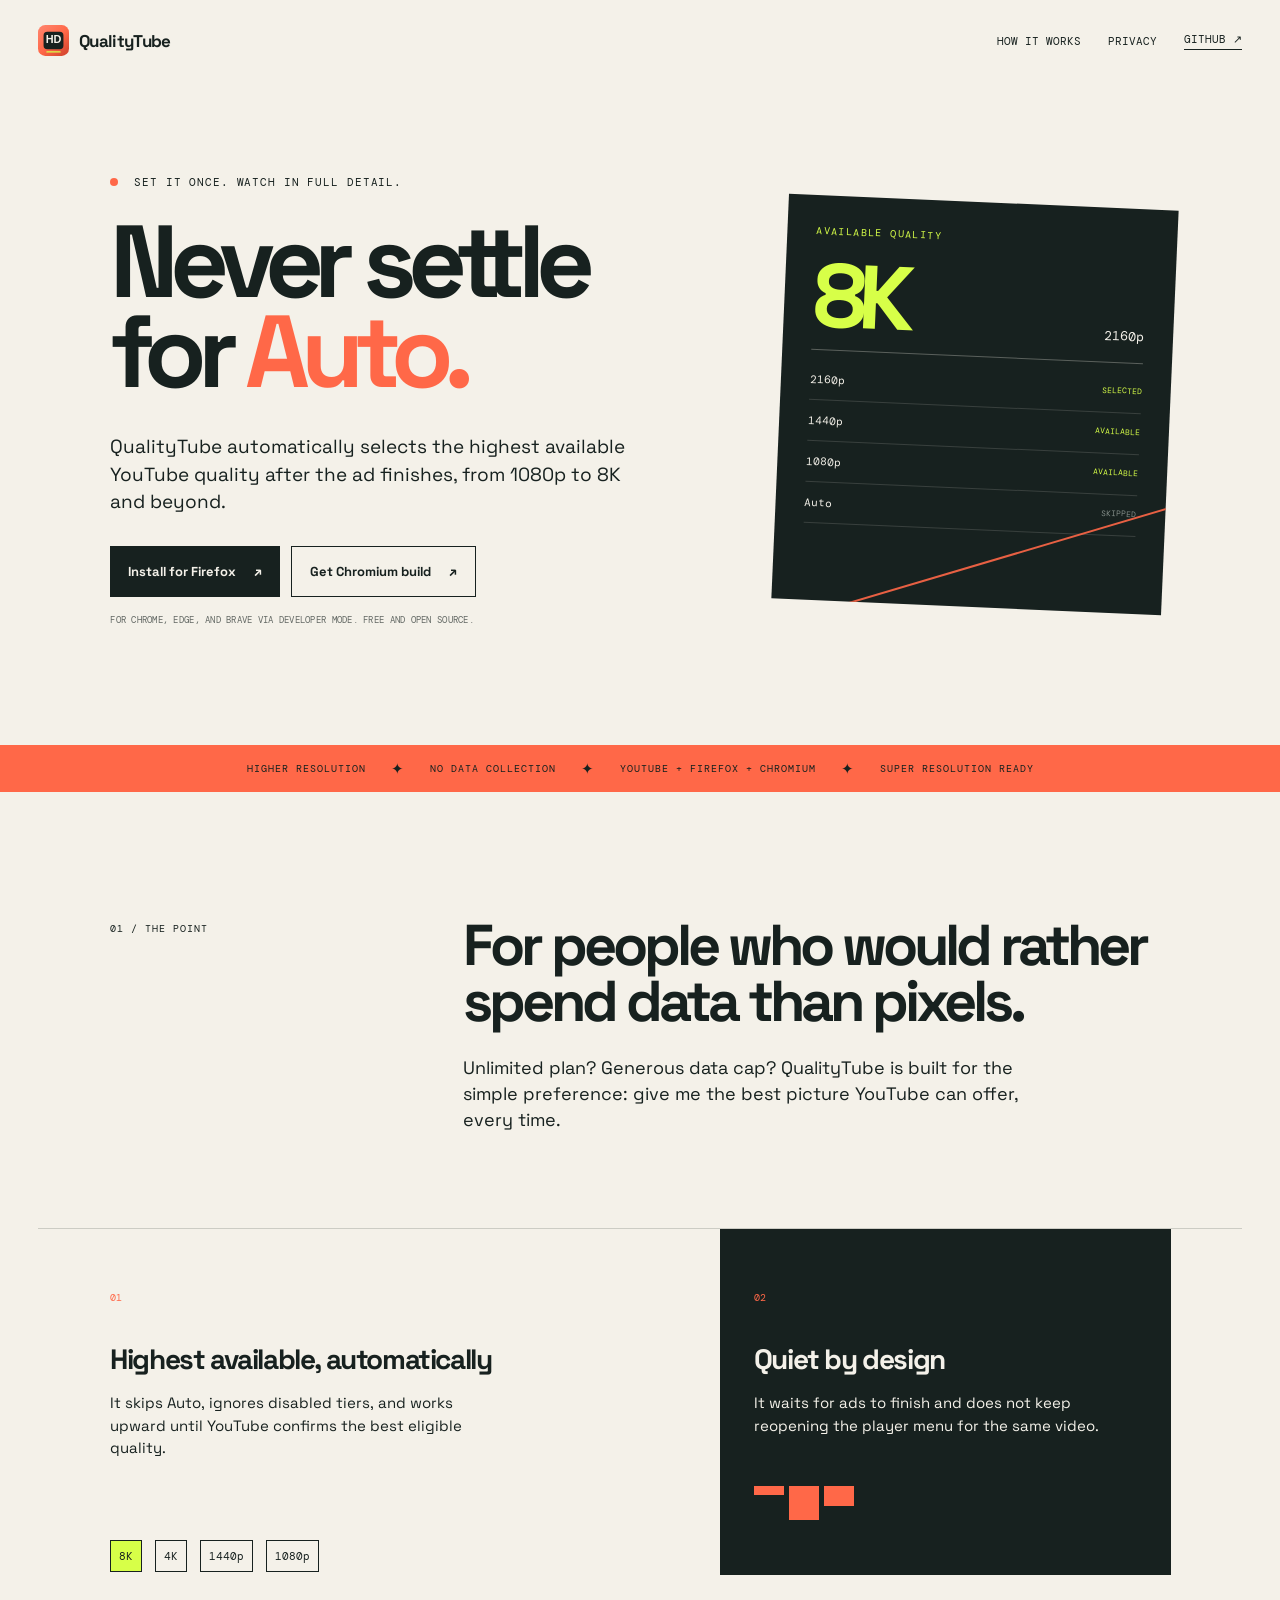
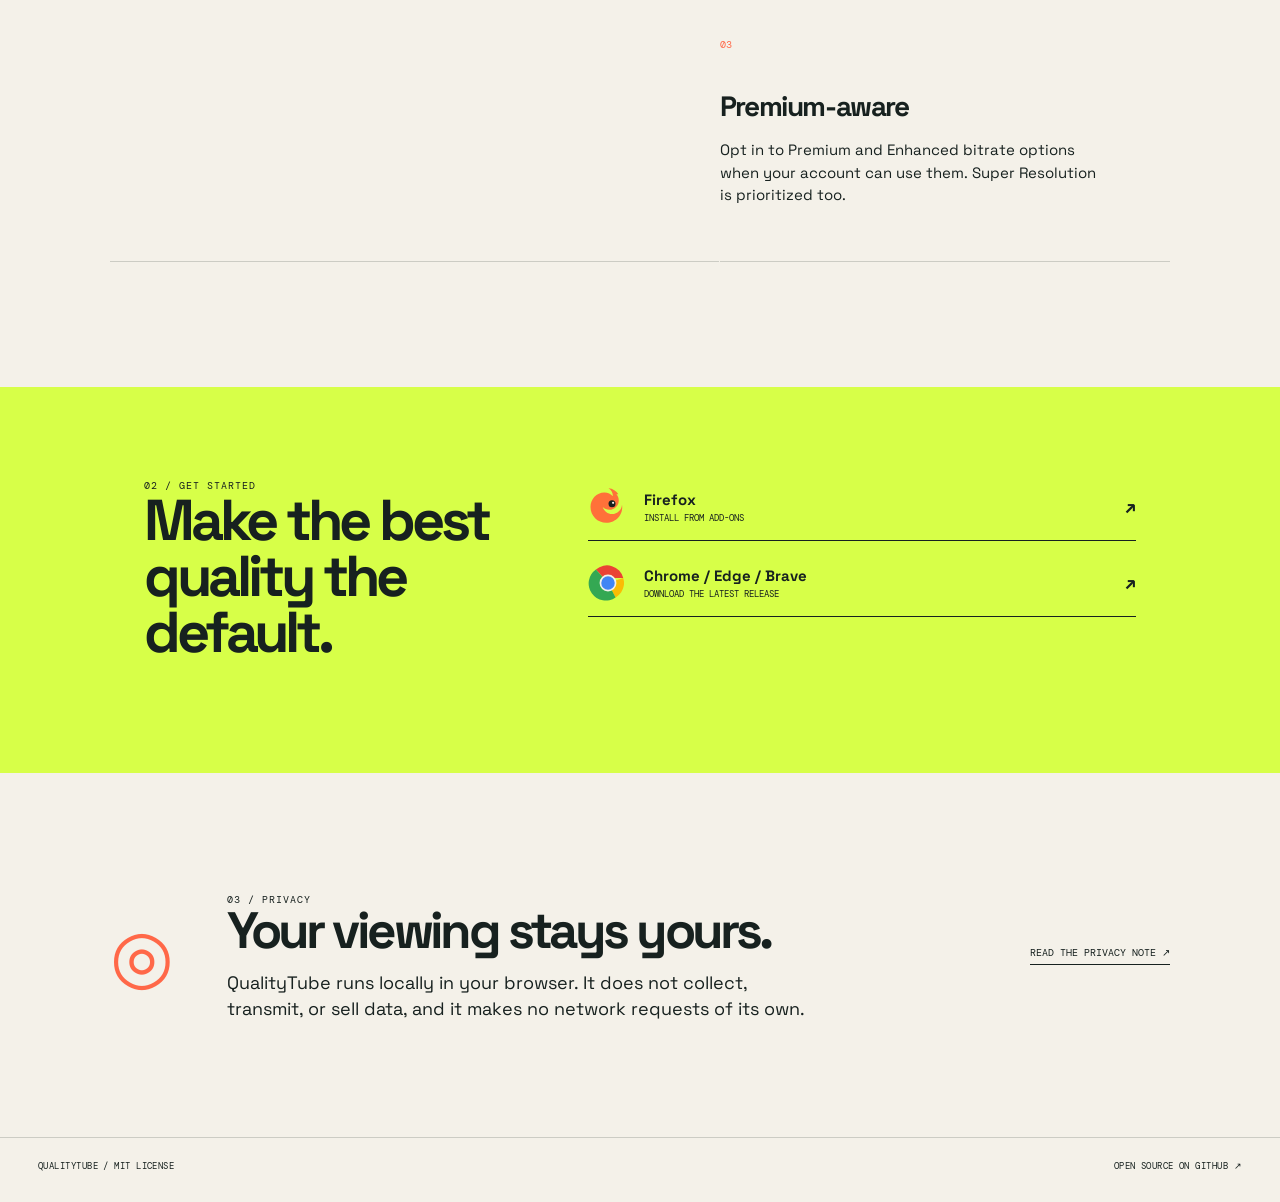
<file: docs/index.html>
<!doctype html>
<html lang="en">
    <head>
        <meta charset="UTF-8" />
        <meta name="viewport" content="width=device-width, initial-scale=1" />
        <meta
            name="description"
            content="QualityTube automatically chooses the highest available YouTube quality for every video."
        />
        <title>QualityTube | Always watch at the best quality</title>
        <link
            rel="icon"
            href="assets/qualitytube-mark.svg"
            type="image/svg+xml"
        />
        <link rel="apple-touch-icon" href="assets/qualitytube-mark.svg" />
        <link rel="preconnect" href="https://fonts.googleapis.com" />
        <link rel="preconnect" href="https://fonts.gstatic.com" crossorigin />
        <link
            href="https://fonts.googleapis.com/css2?family=DM+Mono:wght@400;500&family=Space+Grotesk:wght@400;500;600;700&display=swap"
            rel="stylesheet"
        />
        <link rel="stylesheet" href="styles.css" />
    </head>
    <body>
        <header class="site-header">
            <a class="brand" href="./" aria-label="QualityTube home">
                <img src="assets/qualitytube-mark.svg" alt="" />
                <span>QualityTube</span>
            </a>
            <nav aria-label="Primary navigation">
                <a href="#how-it-works">How it works</a>
                <a href="#privacy">Privacy</a>
                <a
                    class="nav-link"
                    href="https://github.com/gaurav7902/QualityTube"
                    target="_blank"
                    rel="noreferrer"
                    >GitHub <span aria-hidden="true">↗</span></a
                >
            </nav>
        </header>

        <main>
            <section class="hero">
                <div class="hero-copy">
                    <p class="eyebrow">
                        <span class="status-dot"></span> Set it once. Watch in
                        full detail.
                    </p>
                    <h1>Never settle for <em>Auto.</em></h1>
                    <p class="hero-text">
                        QualityTube automatically selects the highest available
                        YouTube quality after the ad finishes, from 1080p to 8K
                        and beyond.
                    </p>
                    <div class="hero-actions">
                        <a
                            class="button button-primary"
                            href="https://addons.mozilla.org/en-US/firefox/addon/qualitytube/"
                            target="_blank"
                            rel="noreferrer"
                            >Install for Firefox
                            <span aria-hidden="true">↗</span></a
                        >
                        <a
                            class="button button-secondary"
                            href="https://github.com/gaurav7902/QualityTube/releases/latest"
                            target="_blank"
                            rel="noreferrer"
                            >Get Chromium build
                            <span aria-hidden="true">↗</span></a
                        >
                    </div>
                    <p class="microcopy">
                        For Chrome, Edge, and Brave via Developer Mode. Free and
                        open source.
                    </p>
                </div>
                <div
                    class="quality-display"
                    aria-label="QualityTube quality selection preview"
                >
                    <div class="display-label">AVAILABLE QUALITY</div>
                    <div class="display-main">
                        <span>8K</span><strong>2160p</strong>
                    </div>
                    <div class="quality-list">
                        <div>
                            <span>2160p</span><b class="selected">SELECTED</b>
                        </div>
                        <div><span>1440p</span><b>AVAILABLE</b></div>
                        <div><span>1080p</span><b>AVAILABLE</b></div>
                        <div><span>Auto</span><b class="muted">SKIPPED</b></div>
                    </div>
                    <div class="scan-line"></div>
                </div>
            </section>

            <section class="ticker" aria-label="QualityTube benefits">
                <span>HIGHER RESOLUTION</span><i>✦</i
                ><span>NO DATA COLLECTION</span><i>✦</i
                ><span>YOUTUBE + FIREFOX + CHROMIUM</span><i>✦</i
                ><span>SUPER RESOLUTION READY</span>
            </section>

            <section class="intro" id="how-it-works">
                <p class="section-kicker">01 / The point</p>
                <div>
                    <h2>For people who would rather spend data than pixels.</h2>
                    <p>
                        Unlimited plan? Generous data cap? QualityTube is built
                        for the simple preference: give me the best picture
                        YouTube can offer, every time.
                    </p>
                </div>
            </section>

            <section class="feature-grid" aria-label="Features">
                <article class="feature feature-wide">
                    <span class="feature-number">01</span>
                    <h3>Highest available, automatically</h3>
                    <p>
                        It skips Auto, ignores disabled tiers, and works upward
                        until YouTube confirms the best eligible quality.
                    </p>
                    <div class="quality-badges">
                        <span>8K</span><span>4K</span><span>1440p</span
                        ><span>1080p</span>
                    </div>
                </article>
                <article class="feature feature-dark">
                    <span class="feature-number">02</span>
                    <h3>Quiet by design</h3>
                    <p>
                        It waits for ads to finish and does not keep reopening
                        the player menu for the same video.
                    </p>
                    <div class="pulse-mark" aria-hidden="true">
                        <span></span><span></span><span></span>
                    </div>
                </article>
                <article class="feature">
                    <span class="feature-number">03</span>
                    <h3>Premium-aware</h3>
                    <p>
                        Opt in to Premium and Enhanced bitrate options when your
                        account can use them. Super Resolution is prioritized
                        too.
                    </p>
                </article>
            </section>

            <section class="install" id="install">
                <div>
                    <p class="section-kicker">02 / Get started</p>
                    <h2>Make the best quality the default.</h2>
                </div>
                <div class="install-options">
                    <a
                        class="install-option"
                        href="https://addons.mozilla.org/en-US/firefox/addon/qualitytube/"
                        target="_blank"
                        rel="noreferrer"
                        ><span class="browser-icon firefox" aria-hidden="true">
                            <svg viewBox="0 0 48 48" focusable="false">
                                <path
                                    fill="#FF7139"
                                    d="M36.5 8.8c-2.4-4-6.8-6.8-12-7.2 3.7 2.3 5.6 5.8 5.3 9.6-2.4-2.9-6.2-4.6-10.2-4.5C10.2 7 3 14.6 3 24c0 10.5 8.5 19 19 19 11.5 0 20.8-9.9 18.8-21.7-.4 6.2-5.5 11.2-11.9 11.2-5.2 0-9.8-3.5-11.2-8.5 2.1 2.1 5 3.3 8 3.3 6.2 0 11.2-5 11.2-11.2 0-2.8-1-5.4-2.8-7.3Z"
                                />
                                <circle
                                    cx="28.8"
                                    cy="20.2"
                                    r="4.2"
                                    fill="#17211F"
                                />
                                <circle
                                    cx="30.1"
                                    cy="18.9"
                                    r="1.35"
                                    fill="#F4F1E9"
                                />
                            </svg> </span
                        ><span
                            ><strong>Firefox</strong
                            ><small>Install from Add-ons</small></span
                        ><b>↗</b></a
                    >
                    <a
                        class="install-option"
                        href="https://github.com/gaurav7902/QualityTube/releases/latest"
                        target="_blank"
                        rel="noreferrer"
                        ><span class="browser-icon chromium" aria-hidden="true">
                            <svg viewBox="0 0 48 48" focusable="false">
                                <path
                                    fill="#EA4335"
                                    d="M24 24 9.5 7.8A20.2 20.2 0 0 1 42.3 18H24Z"
                                />
                                <path
                                    fill="#FBBC04"
                                    d="M24 24 42.3 18a20.2 20.2 0 0 1-9.2 23.4L24 24Z"
                                />
                                <path
                                    fill="#34A853"
                                    d="M24 24 33.1 41.4A20.2 20.2 0 0 1 9.5 7.8L24 24Z"
                                />
                                <circle
                                    cx="24"
                                    cy="24"
                                    r="9.1"
                                    fill="#4285F4"
                                    stroke="#F4F1E9"
                                    stroke-width="2"
                                />
                            </svg> </span
                        ><span
                            ><strong>Chrome / Edge / Brave</strong
                            ><small>Download the latest release</small></span
                        ><b>↗</b></a
                    >
                </div>
            </section>

            <section class="privacy" id="privacy">
                <div class="privacy-icon" aria-hidden="true">◎</div>
                <div>
                    <p class="section-kicker">03 / Privacy</p>
                    <h2>Your viewing stays yours.</h2>
                    <p>
                        QualityTube runs locally in your browser. It does not
                        collect, transmit, or sell data, and it makes no network
                        requests of its own.
                    </p>
                </div>
                <a
                    href="https://github.com/gaurav7902/QualityTube/blob/main/README.md#privacy"
                    target="_blank"
                    rel="noreferrer"
                    >Read the privacy note <span aria-hidden="true">↗</span></a
                >
            </section>
        </main>

        <footer>
            <span>QUALITYTUBE / MIT LICENSE</span
            ><a
                href="https://github.com/gaurav7902/QualityTube"
                target="_blank"
                rel="noreferrer"
                >Open source on GitHub ↗</a
            >
        </footer>
    </body>
</html>
</file>
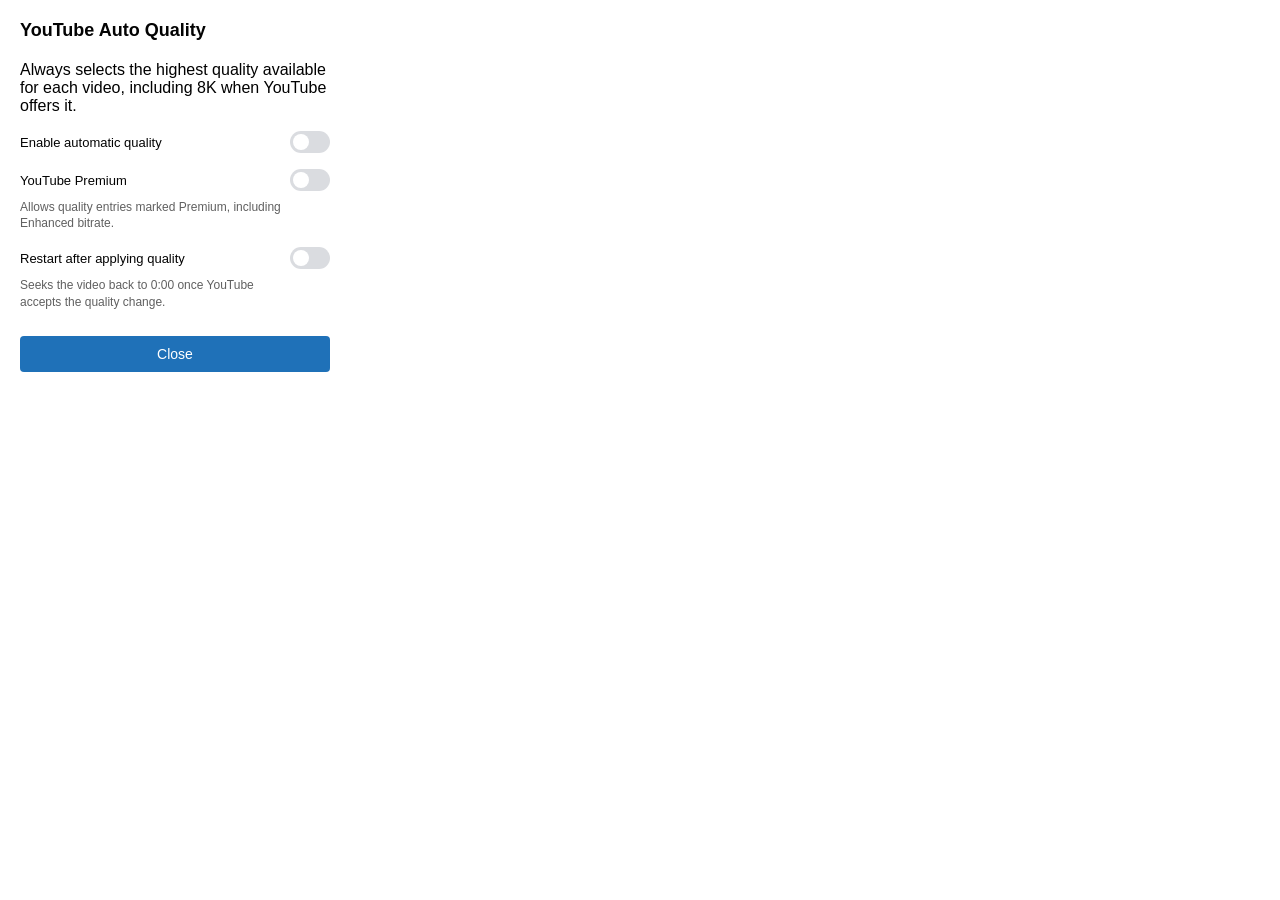
<file: extension/chromium-based/popup.html>
<!doctype html>
<html>
    <head>
        <meta charset="UTF-8" />
        <link rel="stylesheet" href="styles.css" />
    </head>
    <body>
        <div class="container">
            <h1>YouTube Auto Quality</h1>
            <p>
                Always selects the highest quality available for each video,
                including 8K when YouTube offers it.
            </p>
            <div class="section">
                <label class="toggle-container">
                    <span class="toggle-label">Enable automatic quality</span>
                    <input type="checkbox" id="enabled" />
                    <span class="slider"></span>
                </label>
            </div>
            <div class="section">
                <label class="toggle-container">
                    <span class="toggle-label">YouTube Premium</span>
                    <input type="checkbox" id="has-premium" />
                    <span class="slider"></span>
                </label>
                <p class="setting-description">
                    Allows quality entries marked Premium, including Enhanced
                    bitrate.
                </p>
            </div>
            <div class="section">
                <label class="toggle-container">
                    <span class="toggle-label"
                        >Restart after applying quality</span
                    >
                    <input type="checkbox" id="restart-after-quality" />
                    <span class="slider"></span>
                </label>
                <p class="setting-description">
                    Seeks the video back to 0:00 once YouTube accepts the
                    quality change.
                </p>
            </div>
            <button id="close">Close</button>
        </div>

        <script src="popup.js"></script>
    </body>
</html>
</file>
<file: docs/styles.css>
:root {
    --ink: #17211f;
    --paper: #f4f1e9;
    --lime: #d7ff48;
    --coral: #ff6848;
    --line: rgba(23, 33, 31, 0.18);
    --mono: 'DM Mono', monospace;
    --display: 'Space Grotesk', sans-serif;
}

* {
    box-sizing: border-box;
}
html {
    scroll-behavior: smooth;
}
body {
    margin: 0;
    color: var(--ink);
    background: var(--paper);
    font-family: var(--display);
}
a {
    color: inherit;
    text-decoration: none;
}
.site-header {
    align-items: center;
    display: flex;
    justify-content: space-between;
    margin: auto;
    max-width: 1320px;
    padding: 25px 38px;
}
.brand {
    align-items: center;
    display: flex;
    font-size: 17px;
    font-weight: 700;
    gap: 10px;
    letter-spacing: -0.04em;
}
.brand img {
    height: 31px;
    width: 31px;
}
nav {
    align-items: center;
    display: flex;
    font-family: var(--mono);
    font-size: 11px;
    gap: 27px;
    text-transform: uppercase;
}
nav a {
    transition: color 0.2s ease;
}
nav a:hover,
footer a:hover {
    color: var(--coral);
}
.nav-link {
    border-bottom: 1px solid var(--ink);
    padding-bottom: 3px;
}
main {
    margin: auto;
    max-width: 1320px;
    padding: 0 38px;
}
.hero {
    display: grid;
    gap: 8%;
    grid-template-columns: minmax(0, 1.08fr) minmax(340px, 0.72fr);
    min-height: 620px;
    padding: 94px 6% 110px;
}
.eyebrow,
.section-kicker,
.display-label,
.feature-number,
.microcopy,
.ticker,
footer {
    font-family: var(--mono);
    text-transform: uppercase;
}
.eyebrow {
    font-size: 11px;
    letter-spacing: 0.08em;
    margin: 0 0 28px;
}
.status-dot {
    background: var(--coral);
    border-radius: 50%;
    display: inline-block;
    height: 8px;
    margin-right: 8px;
    width: 8px;
}
h1 {
    font-size: clamp(58px, 8vw, 119px);
    letter-spacing: -0.09em;
    line-height: 0.88;
    margin: 0;
    max-width: 780px;
}
h1 em {
    color: var(--coral);
    font-style: normal;
}
.hero-text {
    font-size: 19px;
    line-height: 1.45;
    margin: 36px 0 30px;
    max-width: 530px;
}
.hero-actions {
    display: flex;
    flex-wrap: wrap;
    gap: 11px;
}
.button {
    align-items: center;
    display: inline-flex;
    font-size: 13px;
    font-weight: 700;
    gap: 18px;
    justify-content: space-between;
    padding: 16px 18px;
    transition:
        transform 0.2s ease,
        background 0.2s ease;
}
.button:hover {
    transform: translateY(-3px);
}
.button-primary {
    background: var(--ink);
    color: var(--paper);
}
.button-primary:hover {
    background: var(--coral);
}
.button-secondary {
    border: 1px solid var(--ink);
}
.button-secondary:hover {
    background: var(--lime);
}
.microcopy {
    font-size: 9px;
    letter-spacing: 0.03em;
    margin-top: 17px;
    opacity: 0.65;
}
.quality-display {
    align-self: center;
    background: var(--ink);
    color: var(--paper);
    min-height: 405px;
    overflow: hidden;
    padding: 29px;
    position: relative;
    transform: rotate(2.5deg);
}
.display-label {
    color: var(--lime);
    font-size: 10px;
    letter-spacing: 0.14em;
}
.display-main {
    align-items: end;
    border-bottom: 1px solid rgba(244, 241, 233, 0.3);
    display: flex;
    justify-content: space-between;
    margin: 22px 0 9px;
    padding-bottom: 18px;
}
.display-main span {
    color: var(--lime);
    font-size: 90px;
    font-weight: 700;
    letter-spacing: -0.1em;
    line-height: 0.8;
}
.display-main strong {
    font-family: var(--mono);
    font-size: 13px;
    font-weight: 400;
}
.quality-list > div {
    border-bottom: 1px solid rgba(244, 241, 233, 0.15);
    display: flex;
    font-family: var(--mono);
    font-size: 11px;
    justify-content: space-between;
    padding: 13px 0;
}
.quality-list b {
    color: var(--lime);
    font-size: 8px;
    font-weight: 400;
}
.quality-list .muted {
    color: #86908b;
}
.scan-line {
    background: var(--coral);
    bottom: 45px;
    height: 2px;
    left: -15%;
    opacity: 0.9;
    position: absolute;
    transform: rotate(-19deg);
    width: 140%;
}
.ticker {
    align-items: center;
    background: var(--coral);
    display: flex;
    font-size: 10px;
    gap: 25px;
    justify-content: center;
    letter-spacing: 0.1em;
    margin: 0 -38px;
    overflow: hidden;
    padding: 14px;
    white-space: nowrap;
}
.ticker i {
    font-family: var(--display);
    font-size: 15px;
    font-style: normal;
}
.intro {
    border-bottom: 1px solid var(--line);
    display: grid;
    gap: 10%;
    grid-template-columns: 0.35fr 1fr;
    padding: 125px 6% 95px;
}
.section-kicker {
    font-size: 10px;
    letter-spacing: 0.1em;
    margin: 5px 0 0;
}
h2 {
    font-size: clamp(34px, 4.5vw, 64px);
    letter-spacing: -0.07em;
    line-height: 0.98;
    margin: 0 0 25px;
    max-width: 710px;
}
.intro p:not(.section-kicker),
.privacy p:not(.section-kicker) {
    font-size: 18px;
    line-height: 1.45;
    margin: 0;
    max-width: 580px;
}
.feature-grid {
    display: grid;
    gap: 1px;
    grid-template-columns: 1.15fr 0.85fr;
    padding: 0 6% 125px;
}
.feature {
    border-bottom: 1px solid var(--line);
    padding: 56px 34px 54px 0;
}
.feature-wide {
    grid-row: span 2;
    padding-right: 15%;
}
.feature-dark {
    background: var(--ink);
    color: var(--paper);
    margin-right: -1px;
    padding-left: 34px;
}
.feature-number {
    color: var(--coral);
    font-size: 10px;
}
.feature h3 {
    font-size: 28px;
    letter-spacing: -0.05em;
    margin: 35px 0 15px;
}
.feature p {
    font-size: 15px;
    line-height: 1.5;
    margin: 0;
    max-width: 390px;
}
.quality-badges {
    align-items: end;
    display: flex;
    gap: 13px;
    margin-top: 80px;
}
.quality-badges span {
    border: 1px solid var(--ink);
    font-family: var(--mono);
    font-size: 11px;
    padding: 8px;
}
.quality-badges span:first-child {
    background: var(--lime);
}
.pulse-mark {
    display: flex;
    gap: 5px;
    margin-top: 49px;
}
.pulse-mark span {
    background: var(--coral);
    height: 9px;
    width: 30px;
}
.pulse-mark span:nth-child(2) {
    height: 34px;
}
.pulse-mark span:nth-child(3) {
    height: 20px;
}
.install {
    align-items: start;
    background: var(--lime);
    display: grid;
    gap: 8%;
    grid-template-columns: 0.8fr 1.2fr;
    margin: 0 -38px;
    padding: 87px 12%;
}
.install-options {
    display: grid;
    gap: 9px;
}
.install-option {
    align-items: center;
    border-bottom: 1px solid var(--ink);
    display: flex;
    gap: 16px;
    padding: 13px 0;
}
.install-option:hover strong,
.install-option:hover b {
    color: var(--coral);
}
.browser-icon {
    align-items: center;
    display: flex;
    flex: 0 0 40px;
    height: 40px;
    justify-content: center;
    width: 40px;
}
.browser-icon svg {
    display: block;
    height: 40px;
    width: 40px;
}
.install-option strong,
.install-option small {
    display: block;
}
.install-option strong {
    font-size: 15px;
}
.install-option small {
    font-family: var(--mono);
    font-size: 9px;
    margin-top: 3px;
    text-transform: uppercase;
}
.install-option b {
    font-size: 18px;
    margin-left: auto;
}
.privacy {
    align-items: center;
    display: grid;
    gap: 5%;
    grid-template-columns: auto 1fr auto;
    padding: 115px 6%;
}
.privacy-icon {
    color: var(--coral);
    font-size: 73px;
    line-height: 1;
}
.privacy h2 {
    font-size: clamp(34px, 4vw, 55px);
    margin-bottom: 14px;
}
.privacy > a {
    border-bottom: 1px solid var(--ink);
    font-family: var(--mono);
    font-size: 10px;
    padding-bottom: 5px;
    text-transform: uppercase;
    white-space: nowrap;
}
footer {
    border-top: 1px solid var(--line);
    display: flex;
    font-size: 9px;
    justify-content: space-between;
    letter-spacing: 0.05em;
    margin: 0 auto;
    max-width: 1320px;
    padding: 22px 38px 30px;
}

@media (max-width: 760px) {
    .site-header,
    main {
        padding-left: 20px;
        padding-right: 20px;
    }
    nav a:not(.nav-link) {
        display: none;
    }
    .hero {
        display: block;
        padding: 72px 3% 85px;
    }
    h1 {
        font-size: clamp(57px, 17vw, 93px);
    }
    .hero-text {
        font-size: 17px;
    }
    .quality-display {
        margin: 70px 7% 15px;
        min-height: 350px;
    }
    .display-main span {
        font-size: 70px;
    }
    .ticker {
        justify-content: start;
        margin: 0 -20px;
    }
    .intro {
        display: block;
        padding: 82px 3% 65px;
    }
    .intro > div {
        margin-top: 27px;
    }
    .feature-grid {
        display: block;
        padding: 0 3% 75px;
    }
    .feature,
    .feature-wide,
    .feature-dark {
        margin: 0;
        padding: 45px 0;
    }
    .feature-wide {
        padding-right: 0;
    }
    .quality-badges {
        margin-top: 50px;
    }
    .install {
        display: block;
        margin: 0 -20px;
        padding: 70px 9%;
    }
    .install-options {
        margin-top: 45px;
    }
    .privacy {
        display: block;
        padding: 76px 3%;
    }
    .privacy-icon {
        margin-bottom: 30px;
    }
    .privacy > a {
        display: inline-block;
        margin-top: 30px;
    }
    footer {
        display: block;
        line-height: 2;
        padding-left: 20px;
        padding-right: 20px;
    }
    footer a {
        display: block;
    }
}
</file>
<file: extension/chromium-based/styles.css>
body {
    width: 350px;
    padding: 0;
    margin: 0;
    font-family:
        -apple-system, BlinkMacSystemFont, 'Segoe UI', Roboto, sans-serif;
    background: #ffffff;
}

.container {
    padding: 20px;
    box-sizing: border-box;
}
h1 {
    margin: 0 0 20px 0;
    font-size: 18px;
    color: #030303;
}

.section {
    margin-bottom: 16px;
}

.setting-description {
    margin: 6px 48px 0 0;
    color: #606060;
    font-size: 12px;
    line-height: 1.35;
}

.toggle-container {
    display: flex;
    align-items: center;
    justify-content: space-between;
    cursor: pointer;
    user-select: none;
}

.toggle-label {
    font-size: 13px;
    color: #030303;
    font-weight: 500;
    margin-bottom: 0;
}

.toggle-container input {
    opacity: 0;
    width: 0;
    height: 0;
    position: absolute;
}

.slider {
    position: relative;
    display: inline-block;
    width: 40px;
    height: 22px;
    background-color: #dadce0;
    border-radius: 22px;
    transition: background-color 200ms ease;
    flex-shrink: 0;
}

.slider:before {
    position: absolute;
    content: '';
    height: 16px;
    width: 16px;
    left: 3px;
    bottom: 3px;
    background-color: #ffffff;
    border-radius: 50%;
    transition: transform 200ms ease;
}

input:checked + .slider {
    background-color: #1f71b8;
}

input:checked + .slider:before {
    transform: translateX(18px);
}

input:focus + .slider {
    box-shadow: 0 0 0 2px rgba(31, 113, 184, 0.2);
}

label {
    display: block;
    margin-bottom: 8px;
    font-size: 13px;
    color: #606060;
    font-weight: 500;
}

select {
    width: 100%;
    padding: 8px 12px;
    border: 1px solid #dadce0;
    border-radius: 4px;
    font-size: 13px;
    background: #ffffff;
    color: #030303;
    box-sizing: border-box;
    cursor: pointer;
}

select:hover {
    border-color: #bdc1c6;
}

select:focus {
    outline: none;
    border-color: #1f71b8;
    box-shadow: 0 0 0 2px rgba(31, 113, 184, 0.1);
}

button {
    width: 100%;
    padding: 10px 16px;
    background: #1f71b8;
    color: white;
    border: none;
    border-radius: 4px;
    font-size: 14px;
    font-weight: 500;
    cursor: pointer;
    margin-top: 10px;
    transition: background 200ms ease;
}

button:hover {
    background: #1765a0;
}

button:active {
    background: #0d47a1;
}

.status {
    margin-top: 12px;
    font-size: 13px;
    color: #188038;
    text-align: center;
}
</file>
